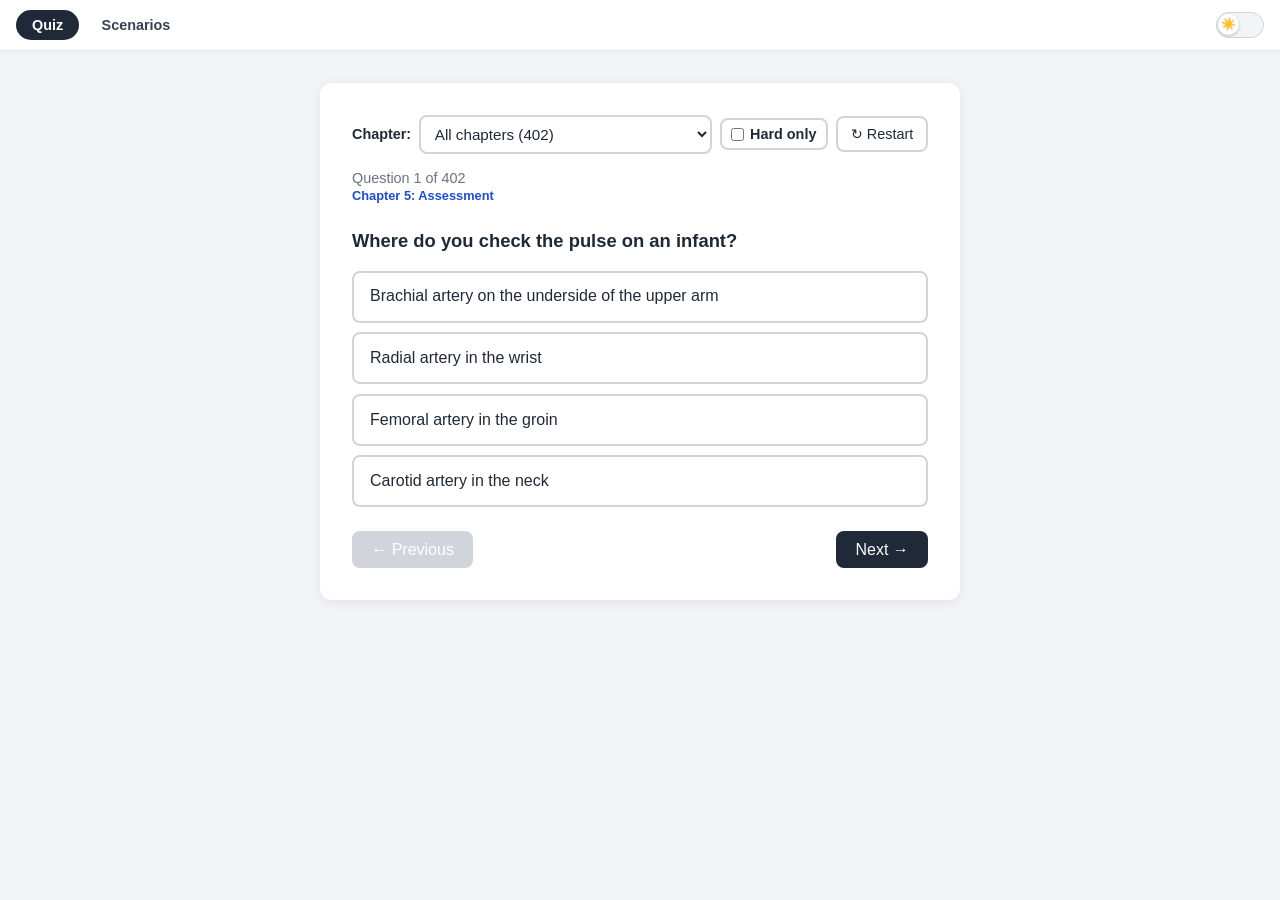
<file: index.html>
<!DOCTYPE html>
<html lang="en">
<head>
  <meta charset="UTF-8">
  <meta name="viewport" content="width=device-width, initial-scale=1.0">
  <title>EMR Mock Tester</title>
  <script>
    (function () {
      var t;
      try { t = localStorage.getItem("emr-theme-v1"); } catch (e) {}
      if (t !== "light" && t !== "dark") {
        t = window.matchMedia && matchMedia("(prefers-color-scheme: dark)").matches ? "dark" : "light";
      }
      document.documentElement.dataset.theme = t;
    })();
  </script>
  <link rel="stylesheet" href="style.css">
</head>
<body>
  <nav class="navbar">
    <div class="navbar-tabs">
      <a class="navbar-tab active" href="index.html" aria-current="page">Quiz</a>
      <a class="navbar-tab" href="scenarios.html">Scenarios</a>
    </div>
    <button id="theme-btn" class="theme-switch" type="button" role="switch" aria-label="Dark mode" title="Toggle dark mode"></button>
  </nav>

  <main class="card">
    <header>
      <div class="controls">
        <label for="chapter-select">Chapter:</label>
        <select id="chapter-select"></select>
        <label class="difficulty-toggle" title="Show only the hard 'gotcha' questions">
          <input type="checkbox" id="hard-only"> Hard only
        </label>
        <button id="summary-btn" type="button" hidden title="Jump to your results for this chapter">&#9776; View summary</button>
        <button id="restart-btn" type="button" title="Clear answers, reshuffle, and start over">&#8635; Restart</button>
      </div>

      <p id="progress" class="progress"></p>
      <p id="chapter-label" class="chapter-label"></p>
      <p id="score" class="score"></p>
    </header>

    <section id="quiz">
      <p id="question" class="question"></p>
      <div id="choices" class="choices"></div>
      <p id="explanation" class="explanation" hidden></p>
    </section>

    <section id="results" hidden>
      <h2 id="results-heading"></h2>
      <p id="results-score" class="results-score"></p>
      <div id="results-review"></div>
      <div class="results-actions">
        <button id="review-btn" type="button">Review answers</button>
        <button id="restart-chapter-btn" type="button">&#8635; Restart</button>
      </div>
    </section>

    <p id="error" class="error" hidden></p>

    <nav class="nav">
      <button id="prev-btn" type="button">&larr; Previous</button>
      <button id="next-btn" type="button">Next &rarr;</button>
      <button id="finish-btn" type="button" hidden>Finish &check;</button>
    </nav>
  </main>

  <script src="theme.js"></script>
  <script src="app.js"></script>
</body>
</html>
</file>
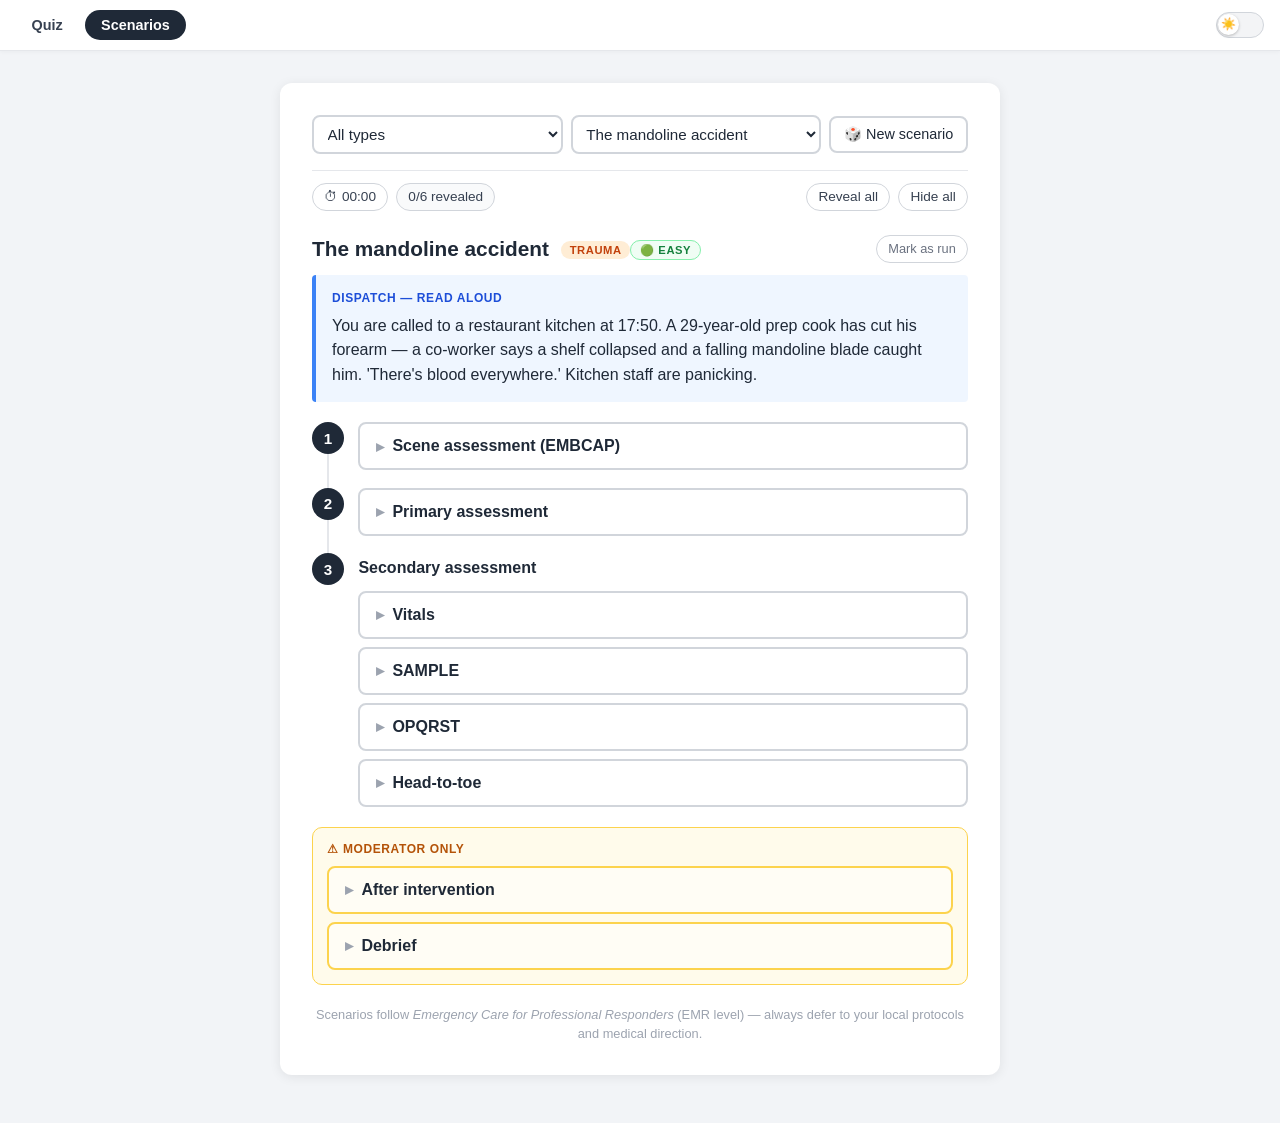
<file: scenarios.html>
<!DOCTYPE html>
<html lang="en">
<head>
  <meta charset="UTF-8">
  <meta name="viewport" content="width=device-width, initial-scale=1.0">
  <title>EMR Scenario Practice</title>
  <script>
    (function () {
      var t;
      try { t = localStorage.getItem("emr-theme-v1"); } catch (e) {}
      if (t !== "light" && t !== "dark") {
        t = window.matchMedia && matchMedia("(prefers-color-scheme: dark)").matches ? "dark" : "light";
      }
      document.documentElement.dataset.theme = t;
    })();
  </script>
  <link rel="stylesheet" href="style.css">
</head>
<body>
  <nav class="navbar">
    <div class="navbar-tabs">
      <a class="navbar-tab" href="index.html">Quiz</a>
      <a class="navbar-tab active" href="scenarios.html" aria-current="page">Scenarios</a>
    </div>
    <button id="theme-btn" class="theme-switch" type="button" role="switch" aria-label="Dark mode" title="Toggle dark mode"></button>
  </nav>

  <main class="card card--wide">
    <header>
      <div class="controls">
        <select id="category-select" title="Filter scenarios by type">
          <option value="all">All types</option>
          <option value="medical">Medical</option>
          <option value="trauma">Trauma</option>
        </select>
        <select id="scenario-select" title="Pick a specific scenario"></select>
        <button id="random-btn" type="button" title="Draw a random scenario">&#127922; New scenario</button>
      </div>

      <div class="toolbar">
        <button id="timer-btn" type="button" class="chip" title="Tap to start or pause the drill timer">&#9201; 00:00</button>
        <span id="progress-chip" class="chip chip-static" title="Assessment sections revealed to the responder"></span>
        <span class="toolbar-spacer"></span>
        <button id="reveal-all-btn" type="button" class="chip">Reveal all</button>
        <button id="hide-all-btn" type="button" class="chip">Hide all</button>
      </div>
    </header>

    <section id="scenario" hidden>
      <div class="scenario-title-row">
        <h2 id="scenario-title"></h2>
        <span id="scenario-badges"></span>
        <button id="done-btn" type="button" title="Track which scenarios your group has already run"></button>
      </div>

      <div class="dispatch">
        <p class="dispatch-label">Dispatch &mdash; read aloud</p>
        <p id="dispatch-text"></p>
      </div>

      <div id="phases"></div>

      <div class="moderator-zone">
        <p class="moderator-zone-label">&#9888; Moderator only</p>
        <div id="moderator-sections"></div>
      </div>
    </section>

    <p id="error" class="error" hidden></p>

    <p class="scope-note">
      Scenarios follow <em>Emergency Care for Professional Responders</em> (EMR level) &mdash;
      always defer to your local protocols and medical direction.
    </p>
  </main>

  <div id="six-rights" class="six-rights" role="tooltip" hidden>
    <p class="six-rights-title">The 6 Rights of Medication</p>
    <ol>
      <li>the right person</li>
      <li>the right medication</li>
      <li>the right dose</li>
      <li>the right delivery route</li>
      <li>the right time</li>
      <li>document delivery</li>
    </ol>
  </div>

  <script src="theme.js"></script>
  <script src="scenarios.js"></script>
</body>
</html>
</file>
<file: style.css>
/* ---- Theme tokens ----------------------------------------------------------
   Light is the default; dark overrides on <html data-theme="dark">.
   The boot script in each page's <head> sets data-theme before first paint. */
:root {
  color-scheme: light;

  --bg: #f2f4f7;
  --surface: #fff;
  --surface-2: #f9fafb;
  --surface-3: #f3f4f6;
  --text: #1f2937;
  --text-2: #374151;
  --muted: #6b7280;
  --faint: #9ca3af;
  --border: #e5e7eb;
  --border-2: #d1d5db;
  --shadow-1: 0 1px 4px rgba(0, 0, 0, 0.04);
  --shadow-2: 0 2px 12px rgba(0, 0, 0, 0.08);

  --btn-bg: #1f2937;
  --btn-bg-hover: #374151;
  --btn-text: #fff;
  --btn-disabled: #d1d5db;

  --info-bg: #eff6ff;
  --info-bg-2: #dbeafe;
  --info-text: #1d4ed8;
  --info-border: #3b82f6;

  --ok-bg: #f0fdf4;
  --ok-bg-2: #dcfce7;
  --ok-text: #15803d;
  --ok-border: #16a34a;
  --ok-border-soft: #86efac;
  --ok-btn-bg: #16a34a;
  --ok-btn-hover: #15803d;

  --bad-bg: #fef2f2;
  --bad-bg-2: #fee2e2;
  --bad-text: #b91c1c;
  --bad-border: #dc2626;
  --bad-border-soft: #fca5a5;

  --warn-bg: #fffbeb;
  --warn-bg-soft: #fffdf5;
  --warn-bg-2: #fef3c7;
  --warn-text: #b45309;
  --warn-border: #fcd34d;
  --warn-border-strong: #f59e0b;

  --trauma-bg: #ffedd5;
  --trauma-text: #c2410c;
}

:root[data-theme="dark"] {
  color-scheme: dark;

  --bg: #0f1620;
  --surface: #1b2430;
  --surface-2: #232e3c;
  --surface-3: #2a3646;
  --text: #e2e6ea;
  --text-2: #c3cbd4;
  --muted: #939ca7;
  --faint: #6b7684;
  --border: #2c3947;
  --border-2: #3e4c5f;
  --shadow-1: 0 1px 4px rgba(0, 0, 0, 0.4);
  --shadow-2: 0 2px 12px rgba(0, 0, 0, 0.5);

  --btn-bg: #3b4a5c;
  --btn-bg-hover: #48596e;
  --btn-text: #fff;
  --btn-disabled: #2c3947;

  --info-bg: #182a41;
  --info-bg-2: #21395a;
  --info-text: #8ab6f2;
  --info-border: #3f6ea8;

  --ok-bg: #16281c;
  --ok-bg-2: #1c3524;
  --ok-text: #7fd89a;
  --ok-border: #2f8a4e;
  --ok-border-soft: #275e3b;
  --ok-btn-bg: #1f7a41;
  --ok-btn-hover: #27904e;

  --bad-bg: #2e1a1a;
  --bad-bg-2: #3a1f1f;
  --bad-text: #f1a1a1;
  --bad-border: #c25555;
  --bad-border-soft: #6e3535;

  --warn-bg: #2b2113;
  --warn-bg-soft: #241d12;
  --warn-bg-2: #3a2c15;
  --warn-text: #e0b45c;
  --warn-border: #6e5624;
  --warn-border-strong: #b07f28;

  --trauma-bg: #3a2417;
  --trauma-text: #eda06b;
}

* {
  box-sizing: border-box;
  margin: 0;
  padding: 0;
}

[hidden] {
  display: none !important;
}

body {
  font-family: -apple-system, BlinkMacSystemFont, "Segoe UI", Roboto, Helvetica, Arial, sans-serif;
  background: var(--bg);
  color: var(--text);
  min-height: 100vh;
  display: flex;
  flex-direction: column;
  align-items: center;
}

/* ---- Navbar (shared by both pages) ---- */
.navbar {
  position: sticky;
  top: 0;
  z-index: 10;
  transition: transform 0.25s ease;
  width: 100%;
  display: flex;
  align-items: center;
  justify-content: space-between;
  gap: 0.75rem;
  padding: 0.6rem 1rem;
  background: var(--surface);
  border-bottom: 1px solid var(--border);
  box-shadow: var(--shadow-1);
}

/* Hidden while scrolling down; scrolling up brings it back (see theme.js). */
.navbar.navbar-hidden {
  transform: translateY(-100%);
}

.navbar-tabs {
  display: flex;
  gap: 0.4rem;
}

.navbar-tab {
  font-size: 0.9rem;
  font-weight: 600;
  padding: 0.45rem 1rem;
  border-radius: 999px;
  color: var(--text-2);
  text-decoration: none;
  white-space: nowrap;
}

.navbar-tab:hover {
  background: var(--surface-3);
  color: var(--text);
}

.navbar-tab.active {
  background: var(--btn-bg);
  color: var(--btn-text);
}

/* Dark-mode slider switch: a track whose knob (::after) slides right and
   swaps ☀️ for 🌙 when the switch is on (aria-checked="true" = dark). */
.theme-switch {
  flex: none;
  position: relative;
  width: 48px;
  height: 26px;
  border: 1.5px solid var(--border-2);
  border-radius: 999px;
  background: var(--surface-3);
  cursor: pointer;
  padding: 0;
  transition: background 0.2s, border-color 0.2s;
}

.theme-switch::after {
  content: "☀️";
  position: absolute;
  top: 1px;
  left: 1px;
  width: 21px;
  height: 21px;
  border-radius: 50%;
  background: var(--surface);
  box-shadow: 0 1px 3px rgba(0, 0, 0, 0.25);
  font-size: 12px;
  line-height: 21px;
  text-align: center;
  transition: transform 0.2s;
}

.theme-switch:hover {
  border-color: var(--faint);
}

.theme-switch[aria-checked="true"] {
  background: var(--btn-bg);
  border-color: var(--btn-bg);
}

.theme-switch[aria-checked="true"]::after {
  content: "🌙";
  transform: translateX(22px);
}

.card {
  background: var(--surface);
  border-radius: 12px;
  box-shadow: var(--shadow-2);
  max-width: 640px;
  width: calc(100% - 2rem);
  margin: 2rem 0 3rem;
  padding: 2rem;
}

header {
  margin-bottom: 1.5rem;
}

.controls {
  display: flex;
  flex-wrap: wrap;
  align-items: center;
  gap: 0.5rem;
  margin-bottom: 1rem;
}

.controls label {
  font-size: 0.9rem;
  font-weight: 600;
}

.difficulty-toggle {
  display: flex;
  align-items: center;
  gap: 0.35rem;
  padding: 0.4rem 0.6rem;
  border: 2px solid var(--border-2);
  border-radius: 8px;
  cursor: pointer;
  white-space: nowrap;
}

.difficulty-toggle input {
  accent-color: var(--bad-border);
  cursor: pointer;
}

.difficulty-toggle:has(input:checked) {
  border-color: var(--bad-border);
  color: var(--bad-text);
  background: var(--bad-bg);
}

.controls select {
  flex: 1;
  min-width: 12rem;
  max-width: 100%;
  font-size: 0.95rem;
  padding: 0.5rem 0.6rem;
  border: 2px solid var(--border-2);
  border-radius: 8px;
  background: var(--surface);
  color: var(--text);
  cursor: pointer;
}

.controls button {
  font-size: 0.9rem;
  padding: 0.5rem 0.8rem;
  border: 2px solid var(--border-2);
  border-radius: 8px;
  background: var(--surface);
  color: var(--text);
  cursor: pointer;
}

.controls button:hover {
  background: var(--surface-3);
  border-color: var(--faint);
}

.controls #summary-btn {
  border-color: var(--ok-border);
  color: var(--ok-text);
  font-weight: 600;
}

.controls #summary-btn:hover {
  background: var(--ok-bg);
}

.progress,
.score {
  font-size: 0.9rem;
  color: var(--muted);
}

.score {
  display: flex;
  justify-content: space-between;
  align-items: baseline;
  gap: 1rem;
}

.score-pct {
  font-weight: 600;
  color: var(--text);
}

.chapter-label {
  font-size: 0.8rem;
  color: var(--info-text);
  font-weight: 600;
  margin-top: 0.15rem;
}

.question {
  font-size: 1.15rem;
  font-weight: 600;
  margin-bottom: 1rem;
  line-height: 1.5;
}

.choices {
  display: flex;
  flex-direction: column;
  gap: 0.6rem;
}

.choice {
  width: 100%;
  text-align: left;
  font-size: 1rem;
  line-height: 1.4;
  padding: 0.8rem 1rem;
  border: 2px solid var(--border-2);
  border-radius: 8px;
  background: var(--surface);
  color: var(--text);
  cursor: pointer;
  transition: background 0.15s, border-color 0.15s;
}

.choice:hover:not(:disabled) {
  background: var(--surface-3);
  border-color: var(--faint);
}

.choice:disabled {
  cursor: default;
  color: inherit;
  opacity: 1;
}

.choice.correct {
  background: var(--ok-bg-2);
  border-color: var(--ok-border);
}

.choice.incorrect {
  background: var(--bad-bg-2);
  border-color: var(--bad-border);
}

.explanation {
  margin-top: 1rem;
  padding: 0.8rem 1rem;
  background: var(--info-bg);
  border-left: 4px solid var(--info-border);
  border-radius: 4px;
  font-size: 0.95rem;
  line-height: 1.5;
}

.explanation-cite {
  display: block;
  margin-top: 0.5rem;
  font-size: 0.8rem;
  font-weight: 600;
  letter-spacing: 0.02em;
  color: var(--muted);
}

.review-explanation .explanation-cite {
  margin-top: 0.3rem;
  font-size: 0.75rem;
}

.error {
  padding: 1rem;
  background: var(--bad-bg-2);
  border-radius: 8px;
  line-height: 1.5;
}

.nav {
  display: flex;
  justify-content: space-between;
  margin-top: 1.5rem;
}

.nav button {
  font-size: 1rem;
  padding: 0.6rem 1.2rem;
  border: none;
  border-radius: 8px;
  background: var(--btn-bg);
  color: var(--btn-text);
  cursor: pointer;
}

.nav button:hover:not(:disabled) {
  background: var(--btn-bg-hover);
}

.nav button:disabled {
  background: var(--btn-disabled);
  cursor: default;
}

#finish-btn {
  background: var(--ok-btn-bg);
}

#finish-btn:hover:not(:disabled) {
  background: var(--ok-btn-hover);
}

/* ---- Results / review screen ---- */
#results-heading {
  font-size: 1.3rem;
  margin-bottom: 0.5rem;
}

.results-score {
  font-size: 1.05rem;
  font-weight: 600;
  margin-bottom: 1.25rem;
}

.results-note {
  font-size: 0.95rem;
  color: var(--muted);
  margin-bottom: 1rem;
}

.review-item {
  padding: 0.8rem 1rem;
  margin-bottom: 0.75rem;
  background: var(--surface-2);
  border-left: 4px solid var(--bad-border);
  border-radius: 4px;
}

.review-item.unanswered {
  border-left-color: var(--faint);
}

.review-q {
  font-weight: 600;
  line-height: 1.45;
  margin-bottom: 0.4rem;
}

.review-line {
  font-size: 0.95rem;
  line-height: 1.5;
}

.review-your {
  color: var(--bad-text);
}

.review-correct {
  color: var(--ok-text);
}

.review-explanation {
  font-size: 0.9rem;
  color: var(--text-2);
  margin-top: 0.35rem;
  line-height: 1.5;
}

.results-actions {
  display: flex;
  gap: 0.75rem;
  margin-top: 1.25rem;
}

.results-actions button {
  font-size: 1rem;
  padding: 0.6rem 1.2rem;
  border: none;
  border-radius: 8px;
  background: var(--btn-bg);
  color: var(--btn-text);
  cursor: pointer;
}

.results-actions button:hover {
  background: var(--btn-bg-hover);
}

/* ---- Scenario practice page ---- */
.card--wide {
  max-width: 720px;
}

/* Toolbar: timer, reveal progress, reveal/hide all */
.toolbar {
  display: flex;
  align-items: center;
  flex-wrap: wrap;
  gap: 0.5rem;
  padding-top: 0.75rem;
  margin-top: 0.25rem;
  border-top: 1px solid var(--border);
}

.toolbar-spacer {
  flex: 1;
}

.chip {
  font-size: 0.85rem;
  font-variant-numeric: tabular-nums;
  padding: 0.35rem 0.7rem;
  border: 1.5px solid var(--border-2);
  border-radius: 999px;
  background: var(--surface);
  color: var(--text-2);
  cursor: pointer;
}

button.chip:hover {
  background: var(--surface-3);
  border-color: var(--faint);
}

.chip-static {
  cursor: default;
  background: var(--surface-2);
}

.chip-active {
  border-color: var(--info-border);
  color: var(--info-text);
  background: var(--info-bg);
}

.chip-complete {
  border-color: var(--ok-border);
  color: var(--ok-text);
  background: var(--ok-bg);
}

/* Scenario title row */
.scenario-title-row {
  display: flex;
  align-items: center;
  flex-wrap: wrap;
  gap: 0.5rem;
  margin-bottom: 0.75rem;
}

.scenario-title-row h2 {
  font-size: 1.3rem;
  margin-right: 0.25rem;
}

#done-btn {
  margin-left: auto;
  font-size: 0.8rem;
  padding: 0.35rem 0.7rem;
  border: 1.5px solid var(--border-2);
  border-radius: 999px;
  background: var(--surface);
  color: var(--muted);
  cursor: pointer;
  white-space: nowrap;
}

#done-btn:hover {
  border-color: var(--faint);
  background: var(--surface-3);
}

#done-btn.done {
  border-color: var(--ok-border);
  color: var(--ok-text);
  background: var(--ok-bg);
}

.badge {
  font-size: 0.7rem;
  font-weight: 700;
  text-transform: uppercase;
  letter-spacing: 0.05em;
  padding: 0.2rem 0.55rem;
  border-radius: 999px;
}

.badge-medical {
  background: var(--info-bg-2);
  color: var(--info-text);
}

.badge-trauma {
  background: var(--trauma-bg);
  color: var(--trauma-text);
}

.badge-easy {
  background: var(--ok-bg);
  color: var(--ok-text);
  border: 1px solid var(--ok-border-soft);
}

.badge-medium {
  background: var(--warn-bg-2);
  color: var(--warn-text);
  border: 1px solid var(--warn-border);
}

.badge-hard {
  background: var(--bad-bg);
  color: var(--bad-text);
  border: 1px solid var(--bad-border-soft);
}

/* Dispatch — the read-aloud card */
.dispatch {
  padding: 0.9rem 1rem;
  background: var(--info-bg);
  border-left: 4px solid var(--info-border);
  border-radius: 4px;
  line-height: 1.55;
  margin-bottom: 1.25rem;
}

.dispatch-label {
  font-size: 0.75rem;
  font-weight: 700;
  text-transform: uppercase;
  letter-spacing: 0.05em;
  color: var(--info-text);
  margin-bottom: 0.35rem;
}

/* Phase rail: numbered circles joined by a vertical line */
.phase {
  display: flex;
  gap: 0.9rem;
  position: relative;
  padding-bottom: 1.1rem;
}

.phase::before {
  content: "";
  position: absolute;
  left: 15px;
  top: 32px;
  bottom: -2px;
  width: 2px;
  background: var(--border);
}

.phase:last-child::before {
  display: none;
}

.phase:last-child {
  padding-bottom: 0;
}

.phase-num {
  flex: none;
  width: 32px;
  height: 32px;
  border-radius: 50%;
  background: var(--btn-bg);
  color: var(--btn-text);
  font-weight: 700;
  font-size: 0.95rem;
  display: flex;
  align-items: center;
  justify-content: center;
  position: relative;
  z-index: 1;
}

.phase-content {
  flex: 1;
  min-width: 0;
  display: flex;
  flex-direction: column;
  gap: 0.5rem;
}

.phase-title {
  font-size: 1rem;
  font-weight: 600;
  padding: 0.35rem 0;
  color: var(--text);
}

/* Reveal sections */
.reveal {
  border: 2px solid var(--border-2);
  border-radius: 8px;
  background: var(--surface);
}

.reveal.revealed {
  border-color: var(--ok-border-soft);
}

.reveal[open] {
  border-color: var(--ok-border);
}

.reveal summary {
  display: flex;
  align-items: center;
  gap: 0.5rem;
  min-height: 44px;
  font-size: 1rem;
  font-weight: 600;
  padding: 0.55rem 1rem;
  cursor: pointer;
  user-select: none;
  list-style: none;
}

.reveal summary::-webkit-details-marker {
  display: none;
}

.reveal summary::before {
  content: "▸";
  color: var(--faint);
  transition: transform 0.15s;
}

.reveal[open] summary::before {
  transform: rotate(90deg);
  color: var(--ok-border);
}

.reveal summary:hover {
  background: var(--surface-2);
  border-radius: 6px;
}

.reveal[open] summary .reveal-label {
  color: var(--ok-text);
}

.reveal-mark {
  margin-left: auto;
  color: var(--ok-border);
  font-weight: 700;
}

.section-body {
  padding: 0.35rem 1rem 1rem;
  line-height: 1.55;
  font-size: 0.95rem;
}

.kv-row {
  margin-bottom: 0.45rem;
}

/* Stacked label/value rows (Scene, Primary, intervention, debrief) — the
   vitals-tile typography without the tile box. */
.kv-item {
  margin-bottom: 0.55rem;
}

.kv-item:last-child {
  margin-bottom: 0;
}

.kv-label {
  font-size: 0.7rem;
  font-weight: 600;
  text-transform: uppercase;
  letter-spacing: 0.05em;
  color: var(--muted);
  margin-bottom: 0.1rem;
}

.kv-value {
  line-height: 1.45;
}

/* SAMPLE / OPQRST mnemonic letter chips */
.chip-row {
  display: flex;
  align-items: baseline;
  gap: 0.5rem;
}

.letter-chip {
  flex: none;
  width: 1.5rem;
  height: 1.5rem;
  border-radius: 50%;
  background: var(--info-bg-2);
  color: var(--info-text);
  font-size: 0.8rem;
  font-weight: 700;
  display: inline-flex;
  align-items: center;
  justify-content: center;
  align-self: flex-start;
  transform: translateY(0.15rem);
  position: relative;
}

.letter-chip[data-tip] {
  cursor: help;
}

/* Tooltip bubble expanding the mnemonic letter. Left-anchored so it never
   escapes the card's left edge; chips sit at the start of each row, so the
   right edge has room even on phones. */
.letter-chip[data-tip]::after {
  content: attr(data-tip);
  position: absolute;
  bottom: calc(100% + 0.4rem);
  left: 0;
  width: max-content;
  max-width: 70vw;
  background: var(--btn-bg);
  color: var(--btn-text);
  font-size: 0.75rem;
  font-weight: 600;
  line-height: 1.3;
  padding: 0.25rem 0.55rem;
  border-radius: 6px;
  box-shadow: var(--shadow-1);
  z-index: 10;
  opacity: 0;
  visibility: hidden;
  pointer-events: none;
  transition: opacity 0.15s ease, visibility 0.15s ease;
}

/* Desktop: reveal on hover after a short dwell; hide instantly on mouseout. */
@media (hover: hover) {
  .letter-chip[data-tip]:hover::after {
    opacity: 1;
    visibility: visible;
    transition-delay: 0.3s;
  }
}

/* Touch: shown by the tap-to-toggle handler. */
.letter-chip.tip-open::after {
  opacity: 1;
  visibility: visible;
  transition-delay: 0s;
}

.chip-rest {
  font-weight: 600;
  color: var(--muted);
  font-size: 0.85rem;
}

/* Drug mentions carry a 6-Rights reminder (see #six-rights) */
.drug-ref {
  cursor: help;
  background: var(--info-bg);
  border: 1px solid var(--info-border);
  border-radius: 0.6em;
  padding: 0.02em 0.35em;
  color: var(--info-text);
  font-weight: 600;
}

/* While its 6-Rights card is showing, the pill goes pale — white mixed into
   the info tones reads as a bumped-up exposure in both themes. */
.drug-ref-active {
  background: color-mix(in srgb, var(--info-bg) 55%, #fff);
  border-color: color-mix(in srgb, var(--info-border) 55%, #fff);
  color: color-mix(in srgb, var(--info-text) 65%, #fff);
}

.six-rights {
  /* Absolute (page coordinates), not fixed: the card must ride along with
     its anchor during scroll — a touch scroll-drag should never detach or
     dismiss it; only a real tap elsewhere closes it. */
  position: absolute;
  z-index: 30; /* above the navbar */
  background: var(--surface);
  border: 1px solid var(--border-2);
  border-radius: 10px;
  box-shadow: var(--shadow-2);
  padding: 0.65rem 0.9rem;
  max-width: min(20rem, calc(100vw - 16px));
}

.six-rights-title {
  font-weight: 600;
  font-size: 0.9rem;
  margin-bottom: 0.35rem;
}

.six-rights ol {
  margin: 0;
  padding-left: 1.4rem;
  font-size: 0.9rem;
  line-height: 1.55;
}

/* Vitals stat tiles */
.vitals-grid {
  display: grid;
  grid-template-columns: repeat(auto-fit, minmax(150px, 1fr));
  gap: 0.5rem;
}

.vital-tile {
  background: var(--surface-2);
  border: 1px solid var(--border);
  border-radius: 8px;
  padding: 0.55rem 0.7rem;
}

.vital-tile--wide {
  grid-column: 1 / -1;
}

.vital-label {
  font-size: 0.7rem;
  font-weight: 600;
  text-transform: uppercase;
  letter-spacing: 0.05em;
  color: var(--muted);
  margin-bottom: 0.15rem;
}

.vital-value {
  font-size: 0.95rem;
  font-weight: 600;
  color: var(--text);
  line-height: 1.4;
}

/* Moderator-only spoiler zone */
.moderator-zone {
  margin-top: 1.25rem;
  padding: 0.9rem;
  background: var(--warn-bg);
  border: 1.5px solid var(--warn-border);
  border-radius: 10px;
}

.moderator-zone-label {
  font-size: 0.75rem;
  font-weight: 700;
  text-transform: uppercase;
  letter-spacing: 0.05em;
  color: var(--warn-text);
  margin-bottom: 0.6rem;
}

.moderator-zone .reveal {
  border-color: var(--warn-border);
  background: var(--warn-bg-soft);
}

.moderator-zone .reveal + .reveal {
  margin-top: 0.5rem;
}

.moderator-zone .reveal[open] {
  border-color: var(--warn-border-strong);
}

.moderator-zone .reveal[open] summary .reveal-label,
.moderator-zone .reveal[open] summary::before {
  color: var(--warn-text);
}

.moderator-zone .reveal summary:hover {
  background: var(--warn-bg-2);
}

.debrief-hook {
  font-weight: 600;
  color: var(--bad-text);
  margin-bottom: 0.6rem;
}

.debrief-list {
  margin: 0.25rem 0 0.75rem 1.25rem;
}

.debrief-list li {
  margin-bottom: 0.3rem;
}

.scope-note {
  margin-top: 1.25rem;
  font-size: 0.8rem;
  color: var(--faint);
  line-height: 1.5;
  text-align: center;
}

@media (max-width: 480px) {
  .card {
    padding: 1.1rem;
    margin: 1rem 0 2rem;
    width: calc(100% - 1.5rem);
  }

  .phase {
    gap: 0.6rem;
  }

  .phase::before {
    left: 12px;
  }

  .phase-num {
    width: 26px;
    height: 26px;
    font-size: 0.85rem;
  }

  .section-body {
    padding: 0.25rem 0.75rem 0.85rem;
  }
}
</file>
